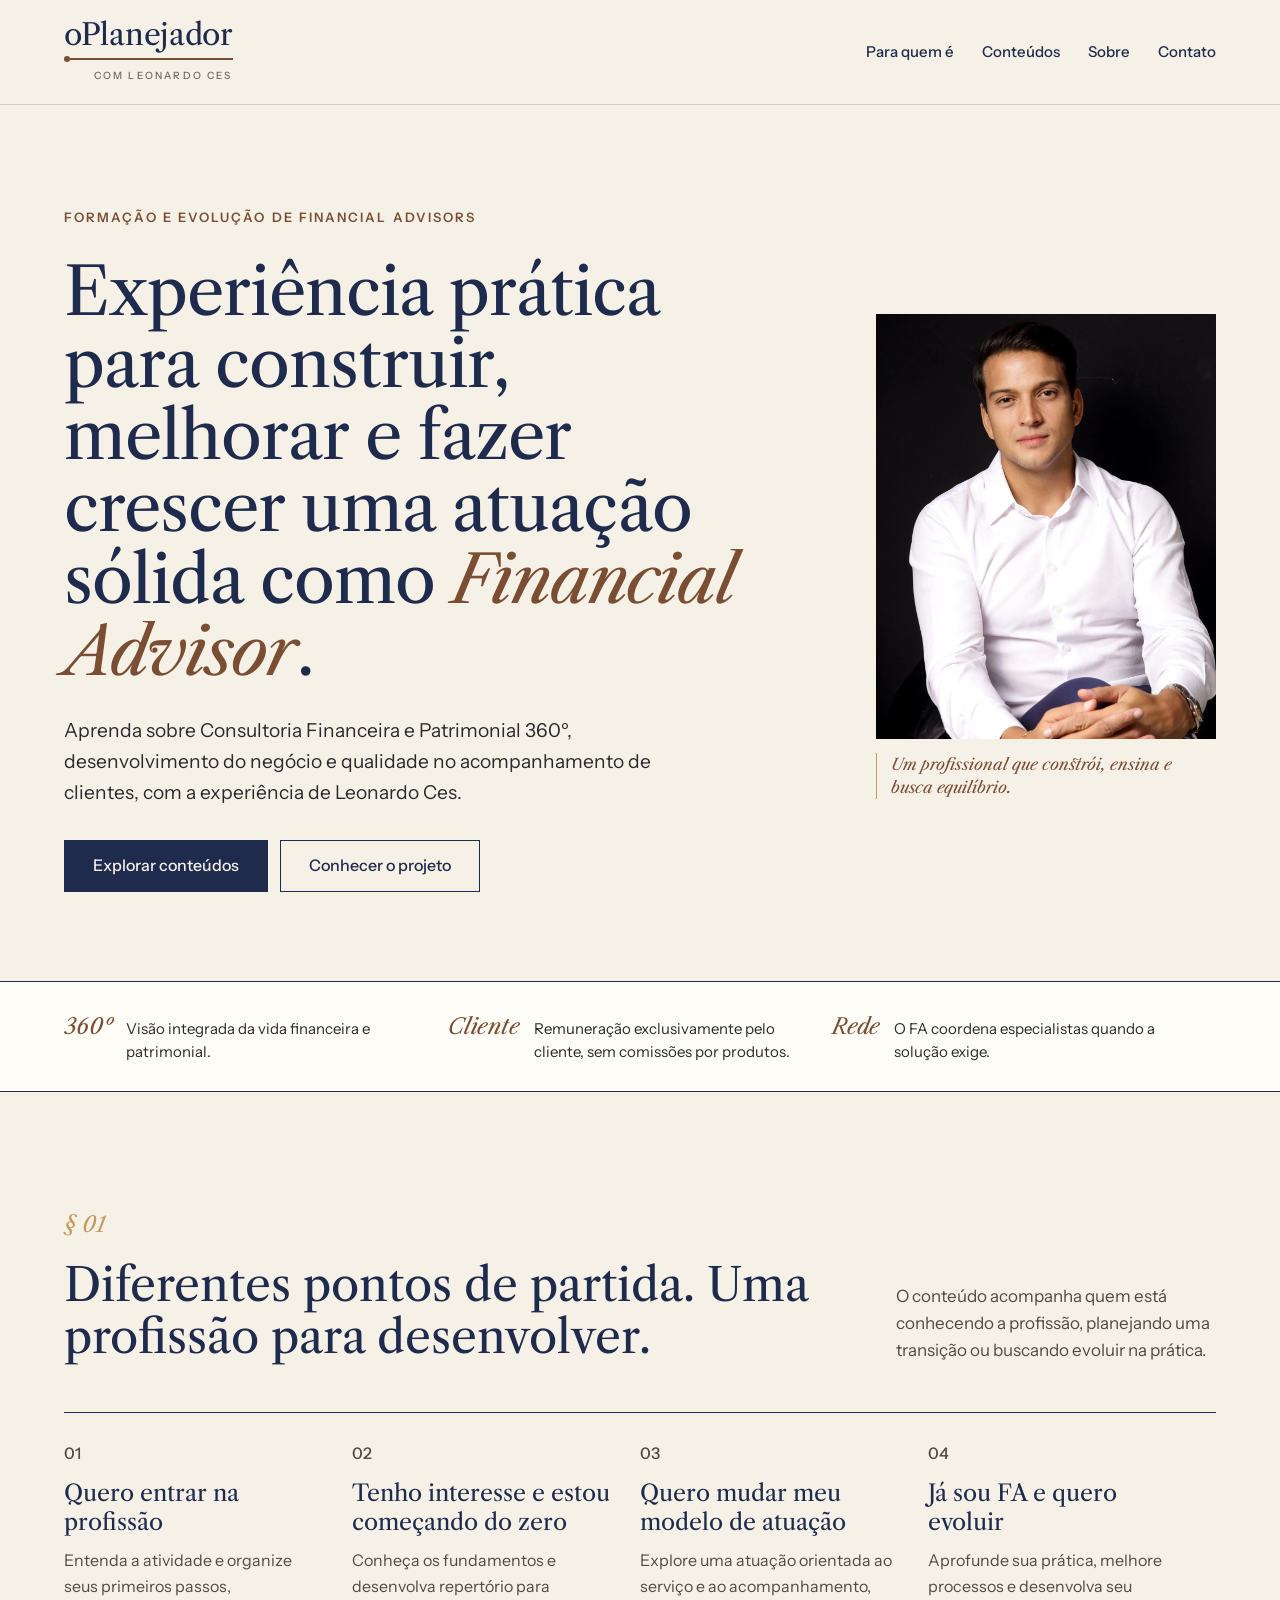
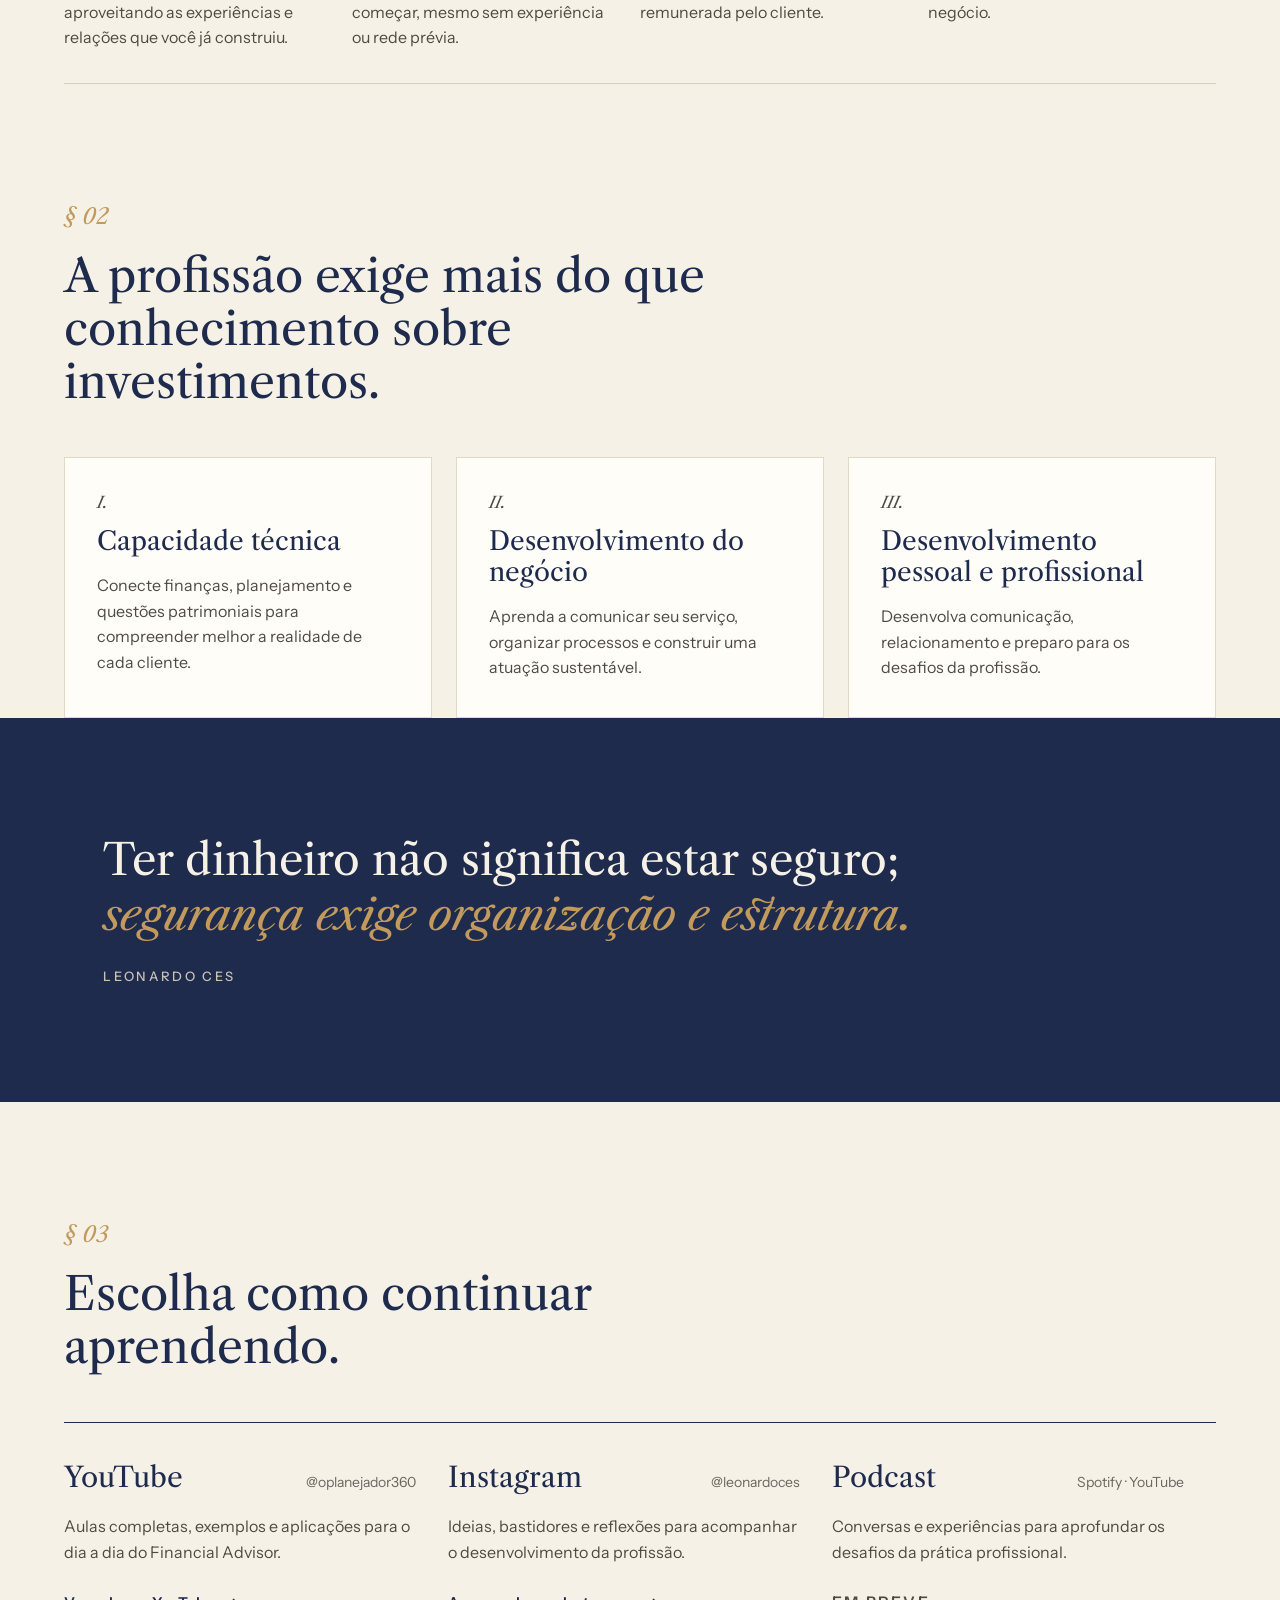
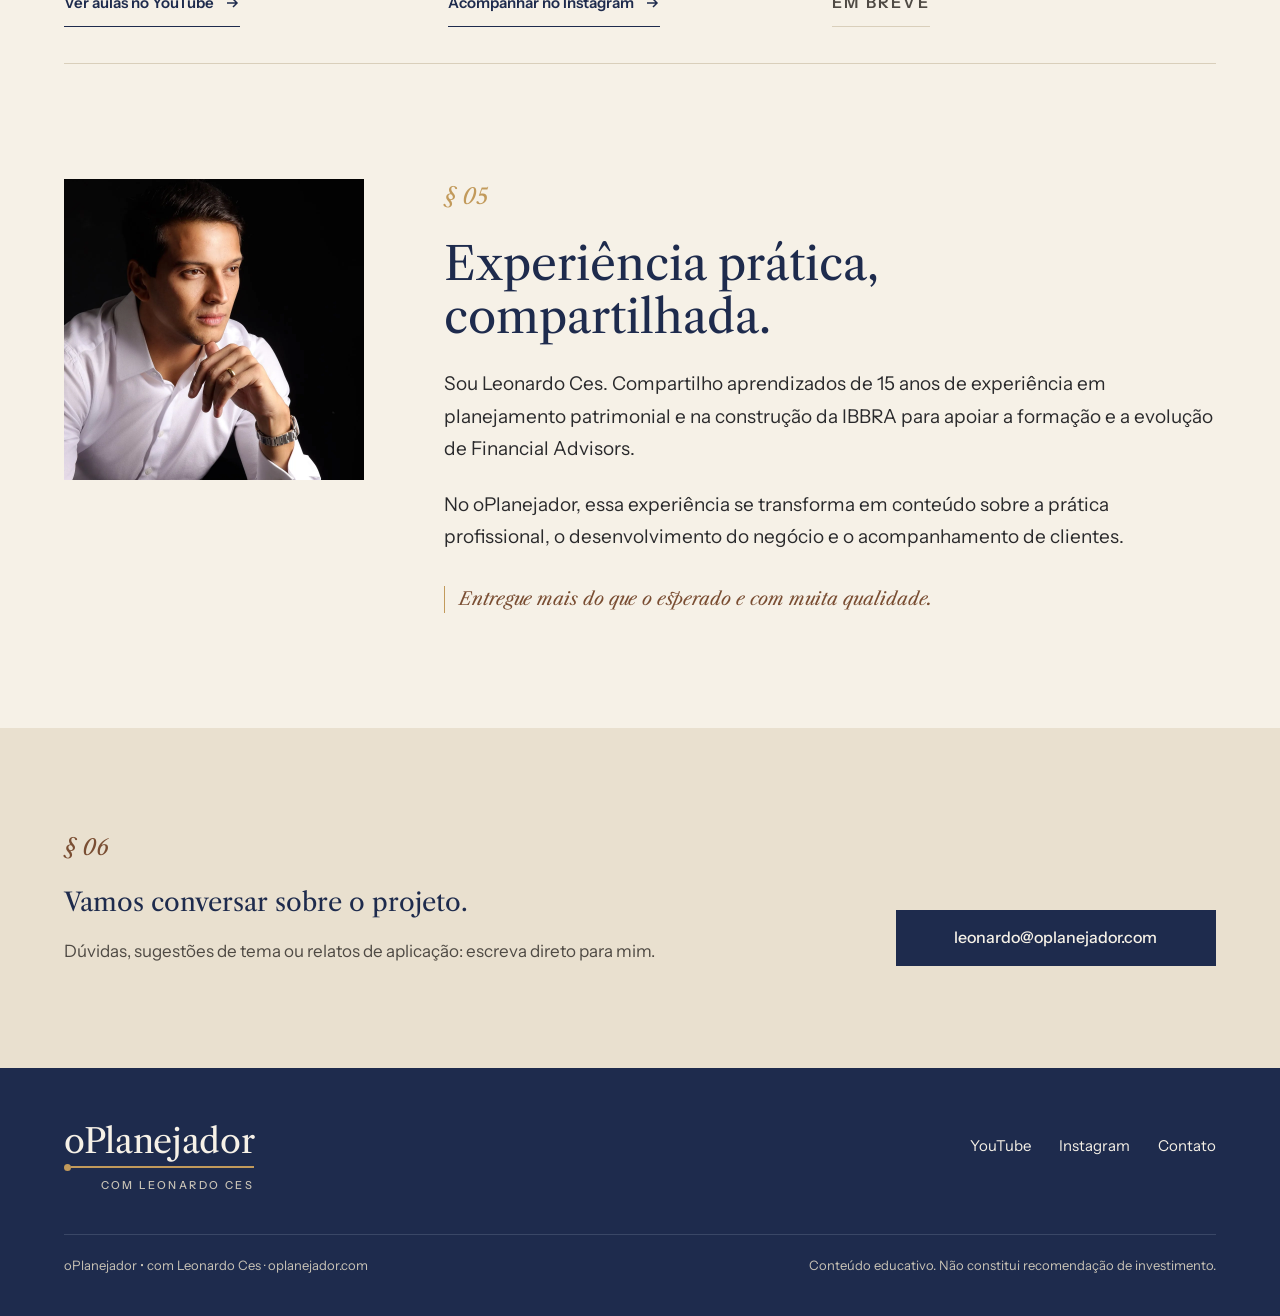
<file: index.html>
<!DOCTYPE html>
<html lang="pt-BR">
<head>
<meta charset="UTF-8" />
<meta name="viewport" content="width=device-width, initial-scale=1" />

<title>oPlanejador | Formação e evolução de Financial Advisors</title>
<meta name="description" content="Conteúdos com Leonardo Ces sobre Consultoria Financeira e Patrimonial 360º, prática profissional e desenvolvimento do negócio." />


<link rel="icon" href="assets/icons/favicon.ico" sizes="any" />
<link rel="icon" href="assets/icons/favicon.svg" type="image/svg+xml" />
<link rel="apple-touch-icon" href="assets/icons/apple-touch-icon.png" />
<!-- Endereco preferido do site. O LEIA-ME define o dominio como
     oplanejador.com, sem www; as metatags og:url e og:image abaixo seguem
     o mesmo host. Se o host oficial mudar, trocar os tres juntos. -->
<link rel="canonical" href="https://oplanejador.com/" />
<meta name="theme-color" content="#1E2B4D" />

<meta property="og:type" content="website" />
<meta property="og:locale" content="pt_BR" />
<meta property="og:site_name" content="oPlanejador" />
<meta property="og:title" content="oPlanejador | Formação e evolução de Financial Advisors" />
<meta property="og:description" content="Conteúdos com Leonardo Ces sobre Consultoria Financeira e Patrimonial 360º, prática profissional e desenvolvimento do negócio." />
<meta property="og:image" content="https://oplanejador.com/assets/img/og-image.png" />
<meta property="og:image:width" content="1200" />
<meta property="og:image:height" content="630" />
<meta property="og:image:alt" content="oPlanejador, com Leonardo Ces: formação e evolução de Financial Advisors" />
<meta property="og:url" content="https://oplanejador.com/" />
<meta name="twitter:card" content="summary_large_image" />

<link rel="preconnect" href="https://fonts.googleapis.com" />
<link rel="preconnect" href="https://fonts.gstatic.com" crossorigin />
<link rel="stylesheet" href="https://fonts.googleapis.com/css2?family=Libre+Caslon+Text:ital,wght@0,400;0,700;1,400&family=Instrument+Sans:wght@400;500;600&display=swap" />
<link rel="stylesheet" href="assets/style.css" />
</head>
<body>

<a class="pular" href="#conteudo">Ir para o conteúdo</a>

<div class="pendente aviso-rascunho">
  <div>Rascunho para revisão (S04.15) · itens marcados como pendentes serão ocultados na versão pública · não indexar</div>
</div>

<header class="topo">
  <div class="faixa topo-in">
    <a class="marca" href="#inicio" aria-label="oPlanejador, com Leonardo Ces">
      <span class="marca-nome">oPlanejador</span>
      <span class="marca-traco" aria-hidden="true"><span class="marca-ponto"></span><span class="marca-linha"></span></span>
      <span class="marca-assinatura">com Leonardo Ces</span>
    </a>
    <nav class="menu" aria-label="Principal">
      <a href="#para-quem">Para quem é</a>
      <a href="#conteudos">Conteúdos</a>
      <a href="#materiais">Materiais</a>
      <a href="#sobre">Sobre</a>
      <a href="#contato">Contato</a>
    </nav>
  </div>
</header>

<main id="conteudo">

<!-- ABERTURA -->
<section class="faixa inicio" id="inicio">
  <div class="inicio-texto">
    <p class="sobrelinha">Formação e evolução de Financial Advisors</p>
    <h1>Experiência prática para construir, melhorar e fazer crescer uma atuação sólida como <em>Financial Advisor</em>.</h1>
    <p class="inicio-apoio">Aprenda sobre Consultoria Financeira e Patrimonial 360º, desenvolvimento do negócio e qualidade no acompanhamento de clientes, com a experiência de Leonardo Ces.</p>
    <div class="acoes">
      <a class="botao botao-principal" href="#conteudos">Explorar conteúdos</a>
      <a class="botao botao-contorno" href="#para-quem">Conhecer o projeto</a>
    </div>
  </div>
  <figure class="inicio-foto">
    <picture>
      <source srcset="assets/img/leonardo-ces-inicio.webp" type="image/webp" />
      <img src="assets/img/leonardo-ces-inicio.jpg" alt="Leonardo Ces, de camisa branca, sentado e olhando para a câmera" width="1200" height="1800" fetchpriority="high" decoding="async" />
    </picture>
    <figcaption class="citacao-fina">Um profissional que constrói, ensina e busca equilíbrio.</figcaption>
  </figure>
</section>

<!-- PRINCÍPIOS -->
<div class="principios">
  <div class="faixa principios-in">
    <p class="principio"><span class="principio-termo">360º</span> <span>Visão integrada da vida financeira e patrimonial.</span></p>
    <p class="principio"><span class="principio-termo">Cliente</span> <span>Remuneração exclusivamente pelo cliente, sem comissões por produtos.</span></p>
    <p class="principio"><span class="principio-termo">Rede</span> <span>O FA coordena especialistas quando a solução exige.</span></p>
  </div>
</div>

<!-- § 01 — PARA QUEM É -->
<section class="faixa secao" id="para-quem">
  <div class="secao-topo">
    <div class="secao-titulo">
      <p class="marcador">§ 01</p>
      <h2>Diferentes pontos de partida. Uma profissão para desenvolver.</h2>
    </div>
    <p class="secao-intro">O conteúdo acompanha quem está conhecendo a profissão, planejando uma transição ou buscando evoluir na prática.</p>
  </div>

  <ul class="perfis">
    <li class="perfil">
      <p class="perfil-num">01</p>
      <h3>Quero entrar na profissão</h3>
      <p>Entenda a atividade e organize seus primeiros passos, aproveitando as experiências e relações que você já construiu.</p>
    </li>
    <li class="perfil">
      <p class="perfil-num">02</p>
      <h3>Tenho interesse e estou começando do zero</h3>
      <p>Conheça os fundamentos e desenvolva repertório para começar, mesmo sem experiência ou rede prévia.</p>
    </li>
    <li class="perfil">
      <p class="perfil-num">03</p>
      <h3>Quero mudar meu modelo de atuação</h3>
      <p>Explore uma atuação orientada ao serviço e ao acompanhamento, remunerada pelo cliente.</p>
    </li>
    <li class="perfil">
      <p class="perfil-num">04</p>
      <h3>Já sou FA e quero evoluir</h3>
      <p>Aprofunde sua prática, melhore processos e desenvolva seu negócio.</p>
    </li>
  </ul>
</section>

<!-- § 02 — PILARES -->
<section class="faixa secao" id="pilares">
  <div class="secao-titulo estreito">
    <p class="marcador">§ 02</p>
    <h2>A profissão exige mais do que conhecimento sobre investimentos.</h2>
  </div>

  <div class="pilares">
    <article class="pilar">
      <p class="pilar-num">I.</p>
      <h3>Capacidade técnica</h3>
      <p>Conecte finanças, planejamento e questões patrimoniais para compreender melhor a realidade de cada cliente.</p>
    </article>
    <article class="pilar">
      <p class="pilar-num">II.</p>
      <h3>Desenvolvimento do negócio</h3>
      <p>Aprenda a comunicar seu serviço, organizar processos e construir uma atuação sustentável.</p>
    </article>
    <article class="pilar">
      <p class="pilar-num">III.</p>
      <h3>Desenvolvimento pessoal e profissional</h3>
      <p>Desenvolva comunicação, relacionamento e preparo para os desafios da profissão.</p>
    </article>
  </div>
</section>

<!-- CITAÇÃO -->
<section class="citacao" aria-label="Citação">
  <figure class="faixa citacao-in">
    <blockquote>Ter dinheiro não significa estar seguro; <em>segurança exige organização e estrutura.</em></blockquote>
    <figcaption>Leonardo Ces</figcaption>
  </figure>
</section>

<!-- § 03 — CONTEÚDOS -->
<section class="faixa secao" id="conteudos">
  <div class="secao-titulo estreito">
    <p class="marcador">§ 03</p>
    <h2>Escolha como continuar aprendendo.</h2>
  </div>

  <div class="canais" id="canais">
    <article class="canal" data-canal="youtube">
      <div class="canal-topo">
        <h3>YouTube</h3>
        <span class="canal-arroba" data-canal-arroba>@oplanejador360</span>
      </div>
      <p>Aulas completas, exemplos e aplicações para o dia a dia do Financial Advisor.</p>
      <a class="link-seta" data-canal-link hidden>Ver aulas no YouTube <svg viewBox="0 0 16 16" fill="none" stroke="currentColor" stroke-width="1.5" aria-hidden="true"><path d="M3 8h10M9 4l4 4-4 4"/></svg></a>
      <p class="em-breve" data-canal-breve hidden></p>
      <p class="pendente selo-pendente" data-canal-pendencia><span data-canal-nota>Link a confirmar antes de publicar.</span></p>
    </article>

    <article class="canal" data-canal="instagram">
      <div class="canal-topo">
        <h3>Instagram</h3>
        <span class="canal-arroba" data-canal-arroba>@leonardoces</span>
      </div>
      <p>Ideias, bastidores e reflexões para acompanhar o desenvolvimento da profissão.</p>
      <a class="link-seta" data-canal-link hidden>Acompanhar no Instagram <svg viewBox="0 0 16 16" fill="none" stroke="currentColor" stroke-width="1.5" aria-hidden="true"><path d="M3 8h10M9 4l4 4-4 4"/></svg></a>
      <p class="em-breve" data-canal-breve hidden></p>
      <p class="pendente selo-pendente" data-canal-pendencia><span data-canal-nota>Link a confirmar antes de publicar.</span></p>
    </article>

    <article class="canal" data-canal="podcast">
      <div class="canal-topo">
        <h3>Podcast</h3>
        <span class="canal-arroba" data-canal-arroba>Spotify · YouTube</span>
      </div>
      <p>Conversas e experiências para aprofundar os desafios da prática profissional.</p>
      <a class="link-seta" data-canal-link hidden>Ouvir o podcast <svg viewBox="0 0 16 16" fill="none" stroke="currentColor" stroke-width="1.5" aria-hidden="true"><path d="M3 8h10M9 4l4 4-4 4"/></svg></a>
      <p class="em-breve" data-canal-breve hidden></p>
      <p class="pendente selo-pendente" data-canal-pendencia><span data-canal-nota>Link a confirmar antes de publicar.</span></p>
    </article>
  </div>
</section>

<!-- § 04 — MATERIAIS -->
<section class="faixa secao" id="materiais">
  <div class="secao-topo">
    <div class="secao-titulo">
      <p class="marcador">§ 04</p>
      <h2>Transforme conhecimento em aplicação.</h2>
    </div>
    <p class="secao-intro">Encontre materiais de apoio conectados às aulas para organizar ideias e aplicar o que aprendeu. Acesso direto, sem cadastro.</p>
  </div>

  <!-- Enquanto OP_CONFIG.materiais estiver vazio, ficam os espaços do modelo,
       que só aparecem no rascunho. Ao cadastrar materiais reais em
       assets/config.js, eles substituem estes espaços. -->
  <div class="materiais pendente-bloco" id="listaMateriais">
    <article class="material" data-material-modelo>
      <p class="material-meta">[Formato] · [Aula relacionada]</p>
      <h3>[Título do material]</h3>
      <p>[Problema que o material ajuda a resolver, em uma frase.]</p>
      <span class="botao botao-contorno botao-inativo">Acessar material</span>
    </article>
    <article class="material" data-material-modelo>
      <p class="material-meta">[Formato] · [Aula relacionada]</p>
      <h3>[Título do material]</h3>
      <p>[Problema que o material ajuda a resolver, em uma frase.]</p>
      <span class="botao botao-contorno botao-inativo">Acessar material</span>
    </article>
    <article class="material" data-material-modelo>
      <p class="material-meta">[Formato] · [Aula relacionada]</p>
      <h3>[Título do material]</h3>
      <p>[Problema que o material ajuda a resolver, em uma frase.]</p>
      <span class="botao botao-contorno botao-inativo">Acessar material</span>
    </article>
  </div>
  <p class="pendente selo-pendente">Pendente · cartões só aparecem com arquivo real</p>
</section>

<!-- § 05 — SOBRE -->
<section class="faixa sobre" id="sobre">
  <picture class="sobre-foto-caixa">
    <source srcset="assets/img/leonardo-ces-sobre.webp" type="image/webp" />
    <img class="sobre-foto" src="assets/img/leonardo-ces-sobre.jpg" alt="Leonardo Ces, pensativo, com a mão no queixo" width="1200" height="1800" loading="lazy" decoding="async" />
  </picture>
  <div class="sobre-texto">
    <p class="marcador">§ 05</p>
    <h2>Experiência prática, compartilhada.</h2>
    <p>Sou Leonardo Ces. Compartilho aprendizados de 15 anos de experiência em planejamento patrimonial e na construção da IBBRA para apoiar a formação e a evolução de Financial Advisors.</p>
    <p>No oPlanejador, essa experiência se transforma em conteúdo sobre a prática profissional, o desenvolvimento do negócio e o acompanhamento de clientes.</p>
    <p class="citacao-fina">Entregue mais do que o esperado e com muita qualidade.</p>
  </div>
</section>

<!-- § 06 — CONTATO -->
<section class="contato" id="contato">
  <div class="faixa contato-in">
    <div class="secao-titulo">
      <p class="marcador marcador-couro">§ 06</p>
      <h2>Vamos conversar sobre o projeto.</h2>
      <p>Dúvidas, sugestões de tema ou relatos de aplicação: escreva direto para mim.</p>
    </div>
    <div class="contato-acao">
      <a class="botao botao-principal botao-largo" id="contatoLink" href="#" hidden>contato</a>
      <p class="pendente selo-pendente" id="contatoPendencia">Pendente · e-mail público a definir</p>
    </div>
  </div>
</section>

</main>

<footer class="rodape">
  <div class="faixa rodape-in">
    <div class="rodape-topo">
      <div class="marca marca-rodape">
        <span class="marca-nome">oPlanejador</span>
        <span class="marca-traco" aria-hidden="true"><span class="marca-ponto"></span><span class="marca-linha"></span></span>
        <span class="marca-assinatura">com Leonardo Ces</span>
      </div>
      <nav class="rodape-links" id="rodapeLinks" aria-label="Rodapé"></nav>
    </div>
    <div class="rodape-base">
      <span>oPlanejador • com Leonardo Ces · oplanejador.com</span>
      <span>Conteúdo educativo. Não constitui recomendação de investimento.</span>
    </div>
  </div>
</footer>

<script src="assets/config.js"></script>
<script src="assets/app.js"></script>
</body>
</html>
</file>
<file: assets/style.css>
/* ============================================================
   oPlanejador — identidade v0.5 "Caderno", aprovada em 12/10/2026.
   ------------------------------------------------------------
   Implementação da home aprovada (pacote de repasse v1.1). Cores,
   fontes e escala ficam no :root abaixo: mexer lá recolore e
   reescala o site inteiro, sem tocar no resto.
   NÃO alterar as cores e as fontes da marca sem aprovação.
   ============================================================ */

:root{
  /* --- Paleta da marca --- */
  --tinta:#1E2B4D;
  --papel:#F6F1E7;
  --linho:#E9E0CF;
  --grafite:#2A2A2C;
  --pedra:#6B6660;
  --couro:#7A4E33;
  --latao:#C29A5B;

  /* --- Apoio --- */
  --branco-papel:#FFFDF8;
  --borda:#D9CFBB;
  --borda-clara:#E2D8C4;
  --texto:#4F4A44;
  --rodape-texto:#C9C3B6;
  --rodape-borda:#3A4766;

  /* --- Tipografia --- */
  --serifa:'Libre Caslon Text',Georgia,serif;
  --sans:'Instrument Sans',system-ui,-apple-system,'Segoe UI',sans-serif;

  /* --- Escala --- */
  --largura:1240px;
  --gutter:clamp(20px,5vw,72px);
  --secao-y:clamp(64px,9vw,128px);
}

*{box-sizing:border-box}
[hidden]{display:none !important}
html{scroll-behavior:smooth}
body{
  margin:0;background:var(--papel);color:var(--grafite);
  font-family:var(--sans);font-size:17px;line-height:1.6;
  -webkit-font-smoothing:antialiased;overflow-x:hidden;
}
img{display:block;max-width:100%}
h1,h2,h3{font-family:var(--serifa);font-weight:400;color:var(--tinta);margin:0}
p{margin:0}
a{color:var(--tinta)}
/* Contorno de foco (navegacao por teclado). Nos fundos claros ele e tinta:
   o latao sobre o papel da 2,3:1, abaixo do minimo de 3:1 para indicador
   de foco (WCAG 1.4.11). Nos fundos escuros continua latao, que la da 5:1.
   Correcao de 09/11/2026, apos o teste tecnico; nenhuma cor da marca mudou. */
:focus-visible{outline:2px solid var(--tinta);outline-offset:3px}
.citacao :focus-visible,.rodape :focus-visible{outline-color:var(--latao)}

@media (prefers-reduced-motion:reduce){html{scroll-behavior:auto}}

.pular{
  position:absolute;left:-9999px;top:0;z-index:100;
  background:var(--tinta);color:var(--papel);padding:12px 18px;text-decoration:none;
}
.pular:focus{left:0}

/* content-box de proposito: na referencia o limite de 1240px vale para o
   conteudo, e o recuo lateral entra por fora. Com border-box o conteudo
   ficaria ate 128px mais estreito em telas largas. */
.faixa{box-sizing:content-box;max-width:var(--largura);margin:0 auto;padding-left:var(--gutter);padding-right:var(--gutter)}

/* Itens pendentes: aparecem só no rascunho. No modo público o app.js
   põe a classe "publico" no body e tudo isto sai. */
.pendente{display:flex}
body.publico .pendente,body.publico .pendente-bloco{display:none !important}
.selo-pendente{
  align-self:flex-start;font-size:12px;letter-spacing:.08em;text-transform:uppercase;
  font-weight:600;color:var(--couro);border:1px dashed var(--couro);padding:4px 10px;
  line-height:1.4;
}
.aviso-rascunho{background:var(--grafite);color:var(--papel);font-size:13px;line-height:1.5}
.aviso-rascunho > div{padding:10px var(--gutter);text-align:center;width:100%}

/* ---------- Botões ---------- */
.botao{
  display:inline-flex;align-items:center;justify-content:center;
  min-height:52px;padding:0 28px;font-family:var(--sans);font-weight:500;font-size:16px;
  text-decoration:none;border:1px solid transparent;cursor:pointer;
  transition:background .15s,color .15s,border-color .15s;
}
.botao-principal{background:var(--tinta);color:var(--papel);border-color:var(--tinta)}
.botao-principal:hover{background:#17223C;border-color:#17223C}
.botao-contorno{background:transparent;color:var(--tinta);border-color:var(--tinta)}
.botao-contorno:hover{background:var(--tinta);color:var(--papel)}
.botao-largo{min-height:56px;width:100%}
.botao-inativo{border-color:var(--pedra);color:var(--texto);cursor:default;min-height:48px;padding:0 22px;font-size:15px}
.botao-inativo:hover{background:transparent;color:var(--texto)}

/* ---------- Cabeçalho e assinatura ---------- */
.topo{border-bottom:1px solid var(--borda)}
.topo-in{display:flex;flex-wrap:wrap;align-items:center;justify-content:space-between;gap:12px 40px;padding-top:20px;padding-bottom:20px}
.marca{display:inline-flex;flex-direction:column;align-items:stretch;gap:6px;text-decoration:none}
.marca-nome{font-family:var(--serifa);font-size:30px;line-height:1;letter-spacing:-.01em;color:var(--tinta)}
.marca-traco{display:flex;align-items:center}
.marca-ponto{flex:0 0 6px;height:6px;border-radius:50%;background:var(--couro)}
.marca-linha{flex:1 1 auto;height:2px;background:var(--couro)}
.marca-assinatura{font-size:10px;letter-spacing:.22em;text-transform:uppercase;color:var(--pedra);font-weight:500;text-align:right}
.menu{display:flex;flex-wrap:wrap;gap:4px 28px;font-size:15px;font-weight:500}
.menu a{color:var(--tinta);text-decoration:none;padding:10px 0;border-bottom:1px solid transparent}
.menu a:hover{border-bottom-color:var(--couro)}

/* ---------- Abertura ---------- */
.inicio{
  display:flex;flex-wrap:wrap;gap:48px 72px;align-items:center;
  padding-top:clamp(48px,8vw,112px);padding-bottom:clamp(56px,7vw,96px);
}
.inicio-texto{flex:999 1 520px;min-width:0;display:flex;flex-direction:column;gap:28px}
.sobrelinha{font-size:13px;letter-spacing:.16em;text-transform:uppercase;color:var(--couro);font-weight:600}
.inicio h1{font-size:clamp(38px,5.2vw,68px);line-height:1.08;letter-spacing:-.015em}
.inicio h1 em{font-style:italic;color:var(--couro)}
.inicio-apoio{font-size:clamp(17px,1.5vw,20px);line-height:1.6;max-width:600px}
.acoes{display:flex;flex-wrap:wrap;gap:12px;padding-top:4px}
.inicio-foto{flex:1 1 340px;min-width:0;margin:0;display:flex;flex-direction:column;gap:14px}
.inicio-foto img{width:100%;height:auto;aspect-ratio:4/5;object-fit:cover;object-position:50% 20%;background:var(--tinta)}
/* display:contents faz a <img> continuar sendo o item de flex/grid, e não a
   <picture> que a embrulha — sem isso o layout das fotos muda. */
picture{display:contents}

/* Citação curta com fio dourado à esquerda */
.citacao-fina{
  display:flex;gap:14px;align-items:stretch;
  font-family:var(--serifa);font-style:italic;font-size:16px;line-height:1.45;color:var(--couro);
}
.citacao-fina::before{content:"";flex:0 0 1px;background:var(--latao)}

/* ---------- Princípios ---------- */
.principios{border-top:1px solid var(--tinta);border-bottom:1px solid var(--tinta);background:var(--branco-papel)}
.principios-in{display:grid;grid-template-columns:repeat(auto-fit,minmax(240px,1fr))}
.principio{padding:28px 24px 28px 0;display:flex;gap:14px;align-items:baseline;font-size:15px;line-height:1.5}
.principio-termo{font-family:var(--serifa);font-style:italic;font-size:22px;color:var(--couro);flex:none}

/* ---------- Estrutura das seções ---------- */
.secao{display:flex;flex-direction:column;gap:48px;padding-top:var(--secao-y)}
.secao:last-of-type{padding-bottom:var(--secao-y)}
.secao-topo{display:flex;flex-wrap:wrap;gap:16px 64px;align-items:flex-end}
/* O flex-basis so vale dentro do bloco em linha (.secao-topo). Solto numa
   coluna flex ele viraria ALTURA e inflaria o titulo. */
.secao-titulo{display:flex;flex-direction:column;gap:16px}
.secao-topo .secao-titulo,.contato-in .secao-titulo{flex:999 1 520px;min-width:0}
.secao-titulo.estreito{max-width:760px}
.secao-intro{flex:1 1 320px;color:var(--texto)}
.marcador{font-family:var(--serifa);font-style:italic;font-size:22px;color:var(--latao)}
.marcador-couro{color:var(--couro)}
.secao h2{font-size:clamp(30px,3.6vw,46px);line-height:1.15}

/* ---------- § 01 Para quem é ---------- */
.perfis{
  list-style:none;margin:0;padding:0;display:grid;
  grid-template-columns:repeat(auto-fit,minmax(250px,1fr));
  border-top:1px solid var(--tinta);
}
.perfil{padding:28px 28px 32px 0;display:flex;flex-direction:column;gap:12px;border-bottom:1px solid var(--borda)}
.perfil-num{font-size:13px;color:var(--pedra);font-weight:500}
.perfil h3{font-size:23px;line-height:1.25}
.perfil p{font-size:16px;color:var(--texto)}

/* ---------- § 02 Pilares ---------- */
.pilares{display:grid;grid-template-columns:repeat(auto-fit,minmax(280px,1fr));gap:24px}
.pilar{background:var(--branco-papel);border:1px solid var(--borda-clara);padding:36px 32px;display:flex;flex-direction:column;gap:16px}
.pilar-num{font-family:var(--serifa);font-style:italic;font-size:34px;line-height:1;color:var(--couro)}
.pilar h3{font-size:26px;line-height:1.2}
.pilar p{font-size:16px;color:var(--texto)}

/* ---------- Citação ---------- */
.citacao{background:var(--tinta);color:var(--papel)}
.citacao-in{
  max-width:1040px;margin:0;display:grid;
  grid-template-columns:1px minmax(0,1fr);
  column-gap:clamp(20px,3vw,40px);align-items:start;
  padding-top:clamp(64px,9vw,120px);padding-bottom:clamp(64px,9vw,120px);
}
.citacao-in::before{content:"";background:var(--latao);grid-row:1/span 2}
.citacao blockquote{margin:0;font-family:var(--serifa);font-size:clamp(26px,3.4vw,44px);line-height:1.25}
.citacao blockquote em{font-style:italic;color:var(--latao)}
.citacao figcaption{font-size:13px;letter-spacing:.18em;text-transform:uppercase;color:var(--rodape-texto);font-weight:500;margin-top:24px}

/* ---------- § 03 Conteúdos ---------- */
.canais{display:grid;grid-template-columns:repeat(auto-fit,minmax(280px,1fr));border-top:1px solid var(--tinta)}
.canal{padding:32px 32px 36px 0;display:flex;flex-direction:column;gap:14px;border-bottom:1px solid var(--borda)}
.canal-topo{display:flex;justify-content:space-between;align-items:baseline;gap:12px}
.canal h3{font-size:28px}
.canal-arroba{font-size:14px;color:var(--pedra)}
.canal p{font-size:16px;color:var(--texto)}
.link-seta{
  align-self:flex-start;display:inline-flex;align-items:center;gap:10px;min-height:48px;
  color:var(--tinta);font-weight:600;font-size:15px;text-decoration:none;
  border-bottom:1px solid var(--tinta);
}
.link-seta:hover{color:var(--couro);border-bottom-color:var(--couro)}
.link-seta svg{width:16px;height:16px;flex:none}
/* Canal ainda sem endereço: aviso ao visitante, não marcação interna.
   Por isso continua visível na versão pública. */
.em-breve{
  align-self:flex-start;display:inline-flex;align-items:center;min-height:48px;
  font-size:13px;letter-spacing:.14em;text-transform:uppercase;font-weight:600;
  color:var(--pedra);border-bottom:1px solid var(--borda);
}

/* ---------- § 04 Materiais ---------- */
.materiais{display:grid;grid-template-columns:repeat(auto-fit,minmax(280px,1fr));gap:24px}
.material{background:var(--linho);padding:32px;display:flex;flex-direction:column;gap:14px}
.material-meta{font-size:12px;letter-spacing:.14em;text-transform:uppercase;color:var(--texto);font-weight:600}
.material h3{font-size:24px;line-height:1.25}
.material p{font-size:16px;color:var(--texto)}
.material .botao{align-self:flex-start}

/* ---------- § 05 Sobre ---------- */
.sobre{
  display:flex;flex-wrap:wrap;gap:48px 80px;align-items:flex-start;
  padding-top:var(--secao-y);padding-bottom:var(--secao-y);
}
/* O dimensionamento fica na <picture>, não na <img>: com display:contents a
   imagem vira o item de flex, mas o flex-grow não se resolve de forma
   confiável, e a foto parava de crescer no celular. */
.sobre-foto-caixa{display:block;flex:1 1 300px;min-width:0;max-width:460px;width:100%}
.sobre-foto{
  width:100%;height:auto;
  aspect-ratio:1/1;object-fit:cover;object-position:50% 25%;background:var(--tinta);
}
.sobre-texto{flex:999 1 480px;min-width:0;display:flex;flex-direction:column;gap:24px}
.sobre-texto h2{font-size:clamp(30px,3.6vw,46px);line-height:1.15}
.sobre-texto > p:not(.marcador):not(.citacao-fina):not(.selo-pendente){font-size:clamp(17px,1.5vw,19px);line-height:1.7}
.sobre-texto .citacao-fina{font-size:18px;line-height:1.5;padding-top:8px}

/* ---------- § 06 Contato ---------- */
.contato{background:var(--linho)}
.contato-in{
  display:flex;flex-wrap:wrap;gap:32px 80px;align-items:flex-end;justify-content:space-between;
  padding-top:clamp(64px,8vw,112px);padding-bottom:clamp(64px,8vw,112px);
}
.contato .secao-titulo{flex:999 1 480px}
.contato .secao-titulo p:not(.marcador){color:var(--texto)}
.contato-acao{flex:1 1 320px;display:flex;flex-direction:column;gap:12px}

/* ---------- Rodapé ---------- */
.rodape{background:var(--tinta);color:var(--rodape-texto)}
.rodape-in{display:flex;flex-direction:column;gap:40px;padding-top:56px;padding-bottom:40px}
.rodape-topo{display:flex;flex-wrap:wrap;gap:32px 64px;justify-content:space-between;align-items:flex-start}
.marca-rodape .marca-nome{font-size:34px;color:var(--papel)}
.marca-rodape .marca-ponto{flex-basis:7px;height:7px;background:var(--latao)}
.marca-rodape .marca-linha{background:var(--latao)}
.marca-rodape .marca-assinatura{font-size:11px;color:var(--rodape-texto)}
.rodape-links{display:flex;flex-wrap:wrap;gap:4px 28px;font-size:15px}
.rodape-links a{color:var(--papel);text-decoration:none;padding:10px 0;border-bottom:1px solid transparent}
.rodape-links a:hover{border-bottom-color:var(--latao)}
.rodape-base{
  border-top:1px solid var(--rodape-borda);padding-top:20px;
  display:flex;flex-wrap:wrap;gap:8px 24px;justify-content:space-between;font-size:13px;
}

/* ---------- Página 404 ---------- */
.erro{min-height:52vh}
.erro h1{font-size:clamp(30px,3.6vw,46px);line-height:1.15}
/* flex:none porque o .secao-intro tem flex-basis de 320px, que dentro da
   coluna do .secao-titulo viraria altura e afastaria os botoes. */
.erro .secao-intro{flex:none;max-width:600px}

/* ---------- Responsivo ---------- */
@media (max-width:700px){
  .perfil,.canal{padding-right:0}
  .citacao-in{padding-left:var(--gutter)}
  .contato-in{align-items:flex-start}
}

/* ============================================================
   Celular: a referência foi desenhada para a tela grande, e em
   390px o texto quebrava demais — o título da abertura chegava a
   oito linhas e o cabeçalho ocupava 211px antes do conteúdo.
   Aqui só mudam tamanho e respiro. Cores, fontes, textos e a
   ordem das seções continuam os aprovados.
   ============================================================ */
@media (max-width:620px){
  /* Abertura: 38px em coluna de 335px quebrava em 8 linhas. */
  .inicio h1{font-size:31px;line-height:1.14;letter-spacing:-.01em}
  .inicio-apoio{font-size:16.5px}
  .inicio{gap:32px}
  .acoes{gap:10px}
  .acoes .botao{flex:1 1 auto;justify-content:center}

  /* Cabeçalho mais compacto: a marca menor e o menu em duas linhas
     apertadas, em vez de duas linhas largas. */
  .topo-in{gap:10px 20px;padding-top:16px;padding-bottom:16px}
  .marca-nome{font-size:25px}
  .marca-assinatura{font-size:9.5px;letter-spacing:.18em}
  /* gap de 10px e o que faz os cinco itens caberem numa linha so em 390px;
     abaixo disso quebra em duas, de propria vontade. Area de toque de pelo
     menos 44x44px (recomendacao de acessibilidade): padding de 12px leva a
     altura a ~46px, e min-width alarga itens curtos como "Sobre", com o
     texto centralizado. Ajuste de 10/11/2026, apos o teste tecnico. */
  .menu{gap:0 10px;font-size:13px;width:100%;justify-content:space-between}
  .menu a{padding:12px 0;min-width:44px;text-align:center}

  /* Citação: menos fôlego vertical e tipo um pouco menor. */
  .citacao-in{column-gap:16px;padding-top:56px;padding-bottom:56px}
  .citacao blockquote{font-size:25px;line-height:1.3}
  .citacao figcaption{margin-top:18px}

  /* Cartões: menos respiro interno para sobrar largura ao texto. */
  .pilar{padding:28px 22px}
  .material{padding:26px 22px}
  .pilares,.materiais{gap:16px}

  /* Seções: respiro vertical proporcional à tela. */
  .secao{gap:36px;padding-top:72px}
  .secao h2{font-size:27px;line-height:1.2}
  .sobre{gap:32px;padding-top:72px;padding-bottom:72px}
  .sobre-texto{gap:20px}
  .contato-in{padding-top:72px;padding-bottom:72px}

  /* Rodapé: as duas linhas da base empilhadas, sem espremer. */
  .rodape-in{gap:32px;padding-top:44px}
  .rodape-base{flex-direction:column;gap:10px}
  .rodape-topo{gap:24px}
}
</file>
